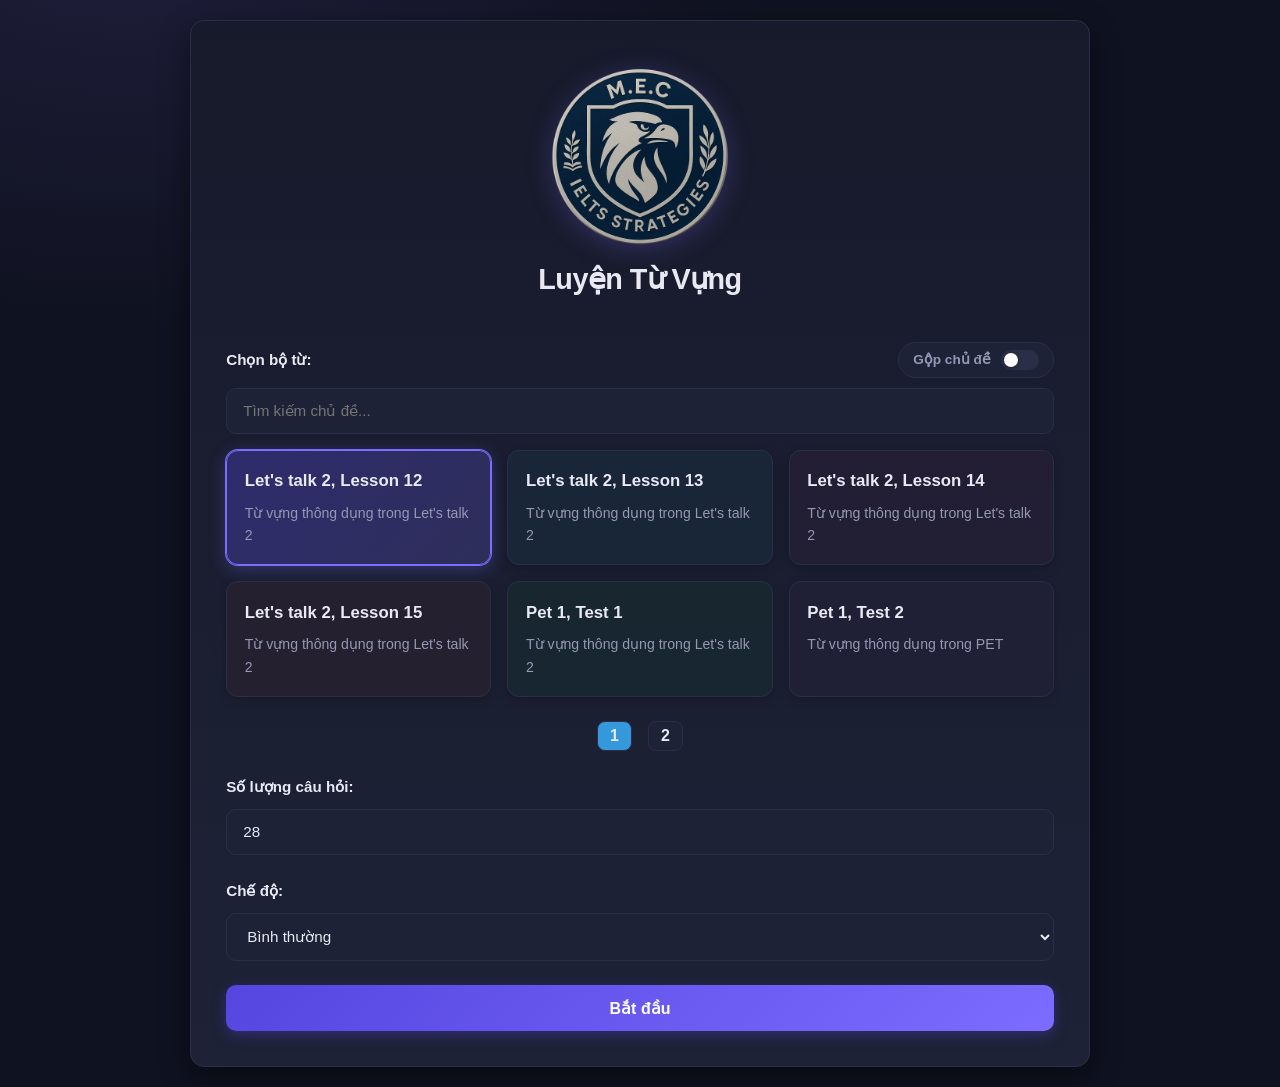
<file: index.html>
<!DOCTYPE html>
<html lang="vi">
<head>
    <meta charset="UTF-8">
    <meta name="viewport" content="width=device-width, initial-scale=1.0">
    <title>Vocab Quiz - Setup</title>
    <link rel="stylesheet" href="css/style.css">
</head>
<body>
    <div class="container">
        <div class="header-content">
            <img src="assets/main_logo.png" alt="App Logo" class="app-logo" width="200" height="100">
            <h1>Luyện Từ Vựng</h1>
        </div>
        <div class="setup-form">
            <div class="form-group">
                <div class="topic-header-bar">
                    <label>Chọn bộ từ:</label>
                    <div class="merge-toggle-wrapper">
                        <span class="merge-toggle-label">Gộp chủ đề</span>
                        <label class="toggle-switch" title="Bật/Tắt chế độ gộp nhiều chủ đề kiểm tra">
                            <input type="checkbox" id="merge-toggle">
                            <span class="slider"></span>
                        </label>
                    </div>
                </div>

                <div id="merge-actions-bar" class="merge-actions-bar hidden">
                    <div class="merge-info-badge">
                        Đã chọn: <strong id="selected-count">0</strong> chủ đề (<strong id="total-words-count">0</strong> từ)
                    </div>
                    <div class="merge-quick-btns">
                        <button type="button" id="select-all-btn" class="btn-sm">Chọn tất cả</button>
                        <button type="button" id="deselect-all-btn" class="btn-sm btn-outline">Bỏ chọn</button>
                    </div>
                </div>

                <div class="search-box">
                    <input type="text" id="topic-search" placeholder="Tìm kiếm chủ đề...">
                </div>
                
                <div id="topic-grid" class="topic-grid">
                    <!-- Cards will be injected here -->
                </div>

                <div id="pagination" class="pagination-ctrl">
                    <!-- Pagination buttons -->
                </div>
            </div>
            
            <div class="form-group">
                <label for="word-count">Số lượng câu hỏi:</label>
                <input type="number" id="word-count" min="1" max="50" value="10">
            </div>
            
            <div class="form-group">
                <label for="quiz-mode">Chế độ:</label>
                <select id="quiz-mode">
                    <option value="normal">Bình thường</option>
                    <option value="trick">Trick Mode (Hạn giờ + Anti-cheat)</option>
                </select>
            </div>
            
            <button id="start-btn" class="btn-primary">Bắt đầu</button>
        </div>
    </div>

    <!-- Custom Cursor Structure -->
    <div id="custom-cursor-container">
        <img src="assets/mec-cursor.gif" alt="" class="cursor-gif">
    </div>

    <script src="js/config.js"></script>
    <script src="js/vocab-service.js"></script>
    <script src="js/storage-service.js"></script>
    <script src="js/index.js"></script>
    <script src="js/custom-cursor.js"></script>
</body>
</html>
</file>
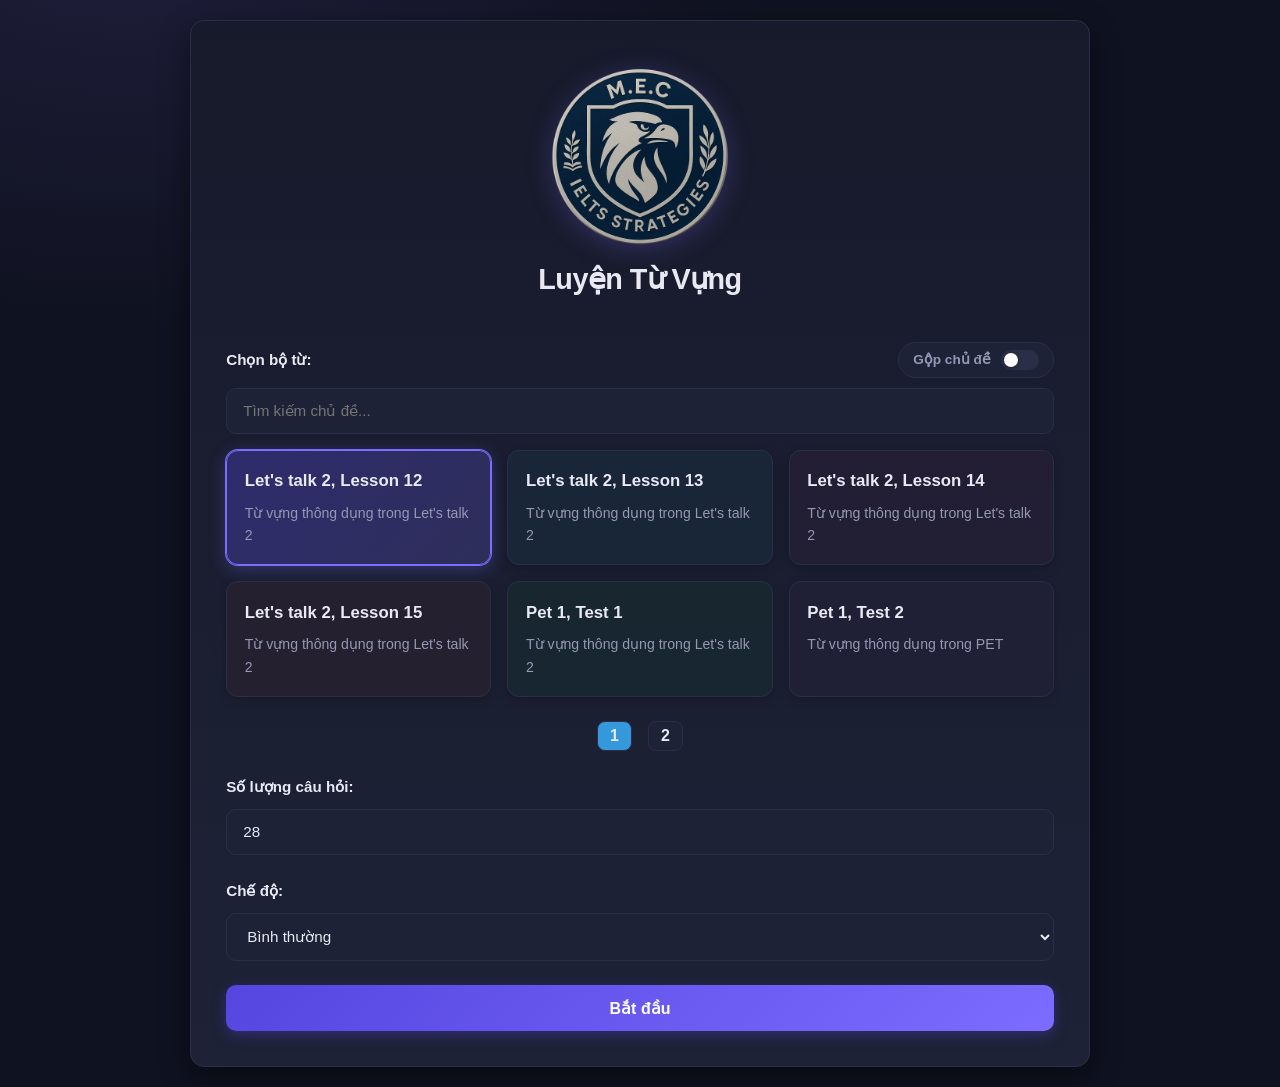
<file: quiz.html>
<!DOCTYPE html>
<html lang="vi">
<head>
    <meta charset="UTF-8">
    <meta name="viewport" content="width=device-width, initial-scale=1.0">
    <title>Vocab Quiz - Testing</title>
    <link rel="stylesheet" href="css/style.css">
</head>
<body>
    <div class="container">
        <div class="quiz-header">
            <span id="progress-text">Câu hỏi: 1/10</span>
            <span id="timer-display" class="hidden">00:00</span>
        </div>

        <div class="quiz-body">
            <div class="word-header">
                <div id="ipa-display" class="ipa-text">/ˈænəˌlaɪz/</div>
                <div id="meaning-text" class="meaning-text"></div>
                <button id="speaker-btn" class="icon-btn" title="Nghe phát âm">🔊</button>
                <button id="example-speaker-btn" class="icon-btn" title="phát example">🔊</button>
            </div>
            <div id="example-display" class="example-text">
                The scientist will <span class="masked">****</span> the data carefully.
            </div>

            <div class="input-section">
                <input type="text" id="answer-input" placeholder="Nhập đáp án..." autocomplete="off">
                <div class="action-buttons">
                    <button id="skip-btn" class="btn-secondary">Bỏ qua</button>
                    <button id="submit-btn" class="btn-primary">Gửi</button>
                </div>
            </div>
        </div>
        
        <div id="warning-container" class="warning-text hidden">
            Cảnh báo: Không được chuyển tab! (<span id="warning-count">0</span>/3)
        </div>
    </div>

    <!-- Custom Cursor Structure -->
    <div id="custom-cursor-container">
        <img src="assets/mec-cursor.gif" alt="" class="cursor-gif">
    </div>

    <script src="js/audio-service.js"></script>
    <script src="js/storage-service.js"></script>
    <script src="js/vocab-service.js"></script>
    <script src="js/quiz-engine.js"></script>
    <script src="js/custom-cursor.js"></script>
</body>
</html>
</file>
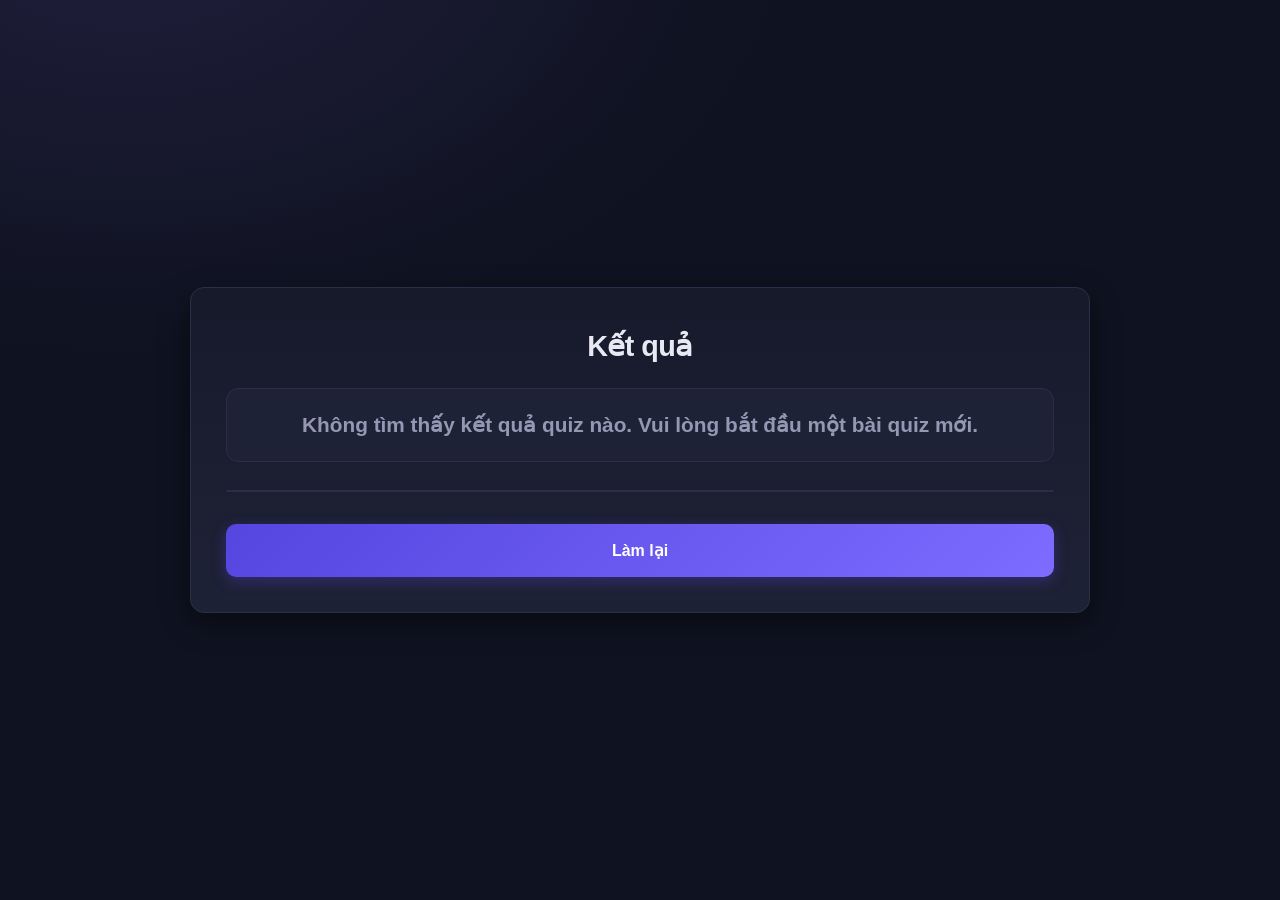
<file: result.html>
<!DOCTYPE html>
<html lang="vi">
<head>
    <meta charset="UTF-8">
    <meta name="viewport" content="width=device-width, initial-scale=1.0">
    <title>Vocab Quiz - Result</title>
    <link rel="stylesheet" href="css/style.css">
</head>
<body>
    <div class="container">
        <h1>Kết quả</h1>
        <div id="result-topic-info" class="result-topic-container"></div>
        <div id="score-summary">
            Bạn đã hoàn thành <span id="correct-count">0</span>/<span id="total-count">0</span> câu.
        </div>

        <div id="results-list" class="results-container">
            <!-- Kết quả chi tiết sẽ được render bằng JS -->
        </div>

        <div class="footer-actions">
            <a href="index.html" class="btn-primary">Làm lại</a>
            <button id="print-btn" class="btn-print" type="button">🖨️ In kết quả</button>
        </div>
    </div>

    <!-- Custom Cursor Structure -->
    <div id="custom-cursor-container">
        <img src="assets/mec-cursor.gif" alt="" class="cursor-gif">
    </div>

    <script src="js/audio-service.js"></script>
    <script src="js/storage-service.js"></script>
    <script src="js/result-renderer.js"></script>
    <script src="js/custom-cursor.js"></script>
</body>
</html>
</file>
<file: css/style.css>
:root {
    --bg: #0f1220;
    --panel: #171a2b;
    --panel-2: #1e2236;
    --border: #2a2f47;
    --text: #e8e9f3;
    --muted: #9498b3;
    --accent: #7c6cff;
    --accent-2: #5546e0;
    --green: #22c55e;
    --green-bg: rgba(34,197,94,0.14);
    --red: #ef4444;
    --red-bg: rgba(239,68,68,0.14);
    --amber: #f59e0b;
    --amber-bg: rgba(245,158,11,0.14);
    --radius: 14px;
}

/* Base Styles */
* {
    box-sizing: border-box;
    margin: 0;
    padding: 0;
}

body {
    font-family: -apple-system, BlinkMacSystemFont, "Segoe UI", Roboto, Helvetica, Arial, sans-serif;
    line-height: 1.6;
    background: radial-gradient(1200px 800px at 10% -10%, #201f3d 0%, var(--bg) 55%);
    color: var(--text);
    margin: 0;
    display: flex;
    justify-content: center;
    align-items: center;
    min-height: 100vh;
    padding: 20px;
}

.container {
    width: 100%;
    max-width: 900px;
    background: linear-gradient(180deg, var(--panel) 0%, var(--panel-2) 100%);
    border: 1px solid var(--border);
    border-radius: var(--radius);
    padding: 2.2rem;
    box-shadow: 0 10px 30px rgba(0, 0, 0, 0.45);
    transition: max-width 0.3s ease;
}

/* Responsive margin cho mobile */
@media (max-width: 600px) {
    .container {
        max-width: 100%;
        padding: 1.2rem;
        margin: 10px;
    }
}

/* Header & Logo */
.header-content {
    display: flex;
    flex-direction: column;
    align-items: center;
    margin-bottom: 1.5rem;
}

.app-logo {
    max-width: 300px;
    height: auto;
    filter: drop-shadow(0 4px 12px rgba(124, 108, 255, 0.25));
}

/* Custom Animated Cursor */
#custom-cursor-container {
    position: fixed;
    top: -100px;
    left: -100px;
    pointer-events: none;
    z-index: 99999;
    display: flex;
    align-items: center;
    will-change: left, top;
    transform: translate(10px, 15px);
}

.cursor-gif {
    width: 40px;
    height: auto;
}

h1 {
    text-align: center;
    color: var(--text);
    margin-bottom: 1rem;
    font-size: 1.8rem;
    font-weight: 800;
    letter-spacing: -0.02em;
}

/* Form Elements */
.form-group {
    margin-bottom: 1.5rem;
}

label {
    display: block;
    margin-bottom: 0.6rem;
    font-weight: 700;
    color: var(--text);
    font-size: 0.95rem;
}

select, input[type="number"], input[type="text"] {
    width: 100%;
    padding: 0.85rem 1rem;
    background: var(--panel-2);
    border: 1px solid var(--border);
    color: var(--text);
    border-radius: 10px;
    font-size: 0.95rem;
    outline: none;
    transition: all 0.2s ease;
}

select:focus, input[type="number"]:focus, input[type="text"]:focus {
    border-color: var(--accent);
    box-shadow: 0 0 0 3px rgba(124, 108, 255, 0.25);
}

/* Topic Header Bar & Merge Mode Switch */
.topic-header-bar {
    display: flex;
    justify-content: space-between;
    align-items: center;
    margin-bottom: 0.6rem;
    flex-wrap: wrap;
    gap: 10px;
}

.topic-header-bar label {
    margin-bottom: 0;
}

.merge-toggle-wrapper {
    display: inline-flex;
    align-items: center;
    gap: 10px;
    background: var(--panel-2);
    padding: 6px 14px;
    border-radius: 20px;
    border: 1px solid var(--border);
    transition: all 0.2s ease;
}

.merge-toggle-wrapper:hover {
    border-color: var(--accent);
}

.merge-toggle-label {
    font-size: 0.85rem;
    font-weight: 600;
    color: var(--muted);
    user-select: none;
    transition: color 0.2s ease;
}

/* Toggle Switch */
.toggle-switch {
    position: relative;
    display: inline-block;
    width: 38px;
    height: 20px;
    cursor: pointer;
}

.toggle-switch input {
    opacity: 0;
    width: 0;
    height: 0;
}

.slider {
    position: absolute;
    cursor: pointer;
    top: 0;
    left: 0;
    right: 0;
    bottom: 0;
    background-color: var(--border);
    transition: 0.25s cubic-bezier(0.4, 0, 0.2, 1);
    border-radius: 20px;
}

.slider:before {
    position: absolute;
    content: "";
    height: 14px;
    width: 14px;
    left: 3px;
    bottom: 3px;
    background-color: #ffffff;
    transition: 0.25s cubic-bezier(0.4, 0, 0.2, 1);
    border-radius: 50%;
    box-shadow: 0 1px 3px rgba(0, 0, 0, 0.35);
}

.toggle-switch input:checked + .slider {
    background: linear-gradient(135deg, var(--accent-2), var(--accent));
}

.toggle-switch input:checked + .slider:before {
    transform: translateX(18px);
}

/* Merge Actions & Info Bar */
.merge-actions-bar {
    display: flex;
    justify-content: space-between;
    align-items: center;
    background: rgba(124, 108, 255, 0.08);
    border: 1px dashed rgba(124, 108, 255, 0.4);
    border-radius: 10px;
    padding: 0.65rem 1rem;
    margin-bottom: 1rem;
    gap: 12px;
    flex-wrap: wrap;
    animation: fadeIn 0.25s ease-out;
}

.merge-info-badge {
    font-size: 0.9rem;
    color: var(--text);
}

.merge-info-badge strong {
    color: var(--accent);
    font-weight: 700;
}

.merge-quick-btns {
    display: flex;
    gap: 8px;
}

.btn-sm {
    padding: 5px 12px;
    font-size: 0.82rem;
    font-weight: 600;
    border-radius: 8px;
    border: 1px solid var(--accent);
    background: var(--accent);
    color: #ffffff;
    cursor: pointer;
    transition: all 0.2s ease;
}

.btn-sm:hover {
    background: var(--accent-2);
    border-color: var(--accent-2);
    transform: translateY(-1px);
}

.btn-sm.btn-outline {
    background: transparent;
    border-color: var(--border);
    color: var(--muted);
}

.btn-sm.btn-outline:hover {
    border-color: var(--accent);
    color: var(--text);
    background: rgba(124, 108, 255, 0.12);
}

/* Topic Card Layout */
.search-box {
    margin-bottom: 1rem;
}

.topic-grid {
    display: grid;
    grid-template-columns: repeat(auto-fill, minmax(200px, 1fr));
    justify-content: center;
    gap: 1rem;
    margin-bottom: 1.5rem;
    min-height: 180px;
}

.topic-card {
    position: relative;
    border: 1px solid var(--border);
    border-radius: 12px;
    padding: 1.1rem;
    cursor: pointer;
    transition: all 0.25s cubic-bezier(0.4, 0, 0.2, 1);
    display: flex;
    flex-direction: column;
    justify-content: space-between;
    background: var(--panel-2);
    min-height: 110px;
    box-shadow: 0 4px 12px rgba(0, 0, 0, 0.2);
}

.topic-card.merge-mode h3 {
    padding-left: 26px;
}

/* Checkbox góc trên bên trái card */
.topic-checkbox-wrapper {
    position: absolute;
    top: 12px;
    left: 12px;
    z-index: 2;
    display: inline-flex;
    align-items: center;
    justify-content: center;
}

.topic-checkbox {
    width: 18px;
    height: 18px;
    cursor: pointer;
    accent-color: var(--accent);
    border-radius: 4px;
    outline: none;
    transition: transform 0.15s ease;
}

.topic-checkbox:hover {
    transform: scale(1.15);
}

.topic-card:hover {
    border-color: var(--accent);
    transform: translateY(-3px);
    background: #22263d !important;
    box-shadow: 0 8px 22px rgba(124, 108, 255, 0.18);
}

.topic-card.selected,
.topic-card.selected-merge {
    border-color: var(--accent) !important;
    background: linear-gradient(135deg, rgba(85, 70, 224, 0.35), rgba(124, 108, 255, 0.2)) !important;
    box-shadow: 0 0 0 1px var(--accent), 0 4px 18px rgba(124, 108, 255, 0.3);
}

.topic-card h3 {
    margin-bottom: 0.4rem;
    color: var(--text);
    font-size: 1.05rem;
    font-weight: 700;
}

.topic-card p {
    font-size: 0.88rem;
    color: var(--muted);
    display: -webkit-box;
    -webkit-line-clamp: 2;
    -webkit-box-orient: vertical;
    overflow: hidden;
}

.pagination-ctrl {
    display: flex;
    justify-content: center;
    align-items: center;
    gap: 1rem;
    margin-top: 1rem;
    margin-bottom: 1.5rem;
}

.pagination-ctrl button {
    background: var(--panel-2);
    border: 1px solid var(--border);
    color: var(--text);
    padding: 6px 14px;
    border-radius: 8px;
    cursor: pointer;
    font-weight: 600;
    transition: all 0.15s ease;
}

.pagination-ctrl button:hover:not(:disabled) {
    border-color: var(--accent);
    background: #22263d;
}

.pagination-ctrl button:disabled {
    opacity: 0.4;
    cursor: not-allowed;
}

/* Buttons */
.btn-primary, .btn-secondary, .btn-print {
    padding: 0.85rem 1.6rem;
    border: none;
    border-radius: 10px;
    cursor: pointer;
    font-size: 1rem;
    font-weight: 700;
    transition: all 0.2s ease;
    text-decoration: none;
    display: inline-flex;
    align-items: center;
    justify-content: center;
    gap: 8px;
    text-align: center;
    box-sizing: border-box;
}

.btn-primary {
    background: linear-gradient(135deg, var(--accent-2), var(--accent));
    color: #ffffff;
    width: 100%;
    box-shadow: 0 4px 14px rgba(85, 70, 224, 0.35);
}

.btn-secondary {
    background: var(--panel-2);
    border: 1px solid var(--border);
    color: var(--text);
}

.btn-primary:hover {
    opacity: 0.95;
    transform: translateY(-1px);
    box-shadow: 0 6px 20px rgba(124, 108, 255, 0.45);
}

.btn-secondary:hover {
    border-color: var(--accent);
    background: #22263d;
}

/* Quiz Styles */
.quiz-header {
    display: flex;
    justify-content: space-between;
    align-items: center;
    margin-bottom: 1.8rem;
    font-weight: 700;
    font-size: 1.05rem;
    color: var(--muted);
    border-bottom: 1px solid var(--border);
    padding-bottom: 1rem;
}

#timer-display {
    color: var(--amber);
    background: var(--amber-bg);
    padding: 4px 12px;
    border-radius: 8px;
    border: 1px solid rgba(245, 158, 11, 0.3);
    font-family: monospace;
    font-size: 1.1rem;
}

.word-header {
    display: flex;
    align-items: center;
    justify-content: center;
    gap: 10px;
    margin-bottom: 1rem;
}

.ipa-text {
    font-size: 1.6rem;
    color: var(--accent);
    text-align: center;
    font-weight: 700;
    letter-spacing: 0.05em;
}

.example-text {
    font-size: 1.25rem;
    margin-bottom: 2rem;
    padding: 1.2rem;
    background: var(--panel-2);
    border-left: 4px solid var(--accent);
    border-radius: 0 10px 10px 0;
    color: var(--text);
    line-height: 1.7;
}

.masked {
    font-weight: 800;
    background: rgba(124, 108, 255, 0.2);
    color: var(--accent);
    padding: 2px 8px;
    border-radius: 6px;
    border: 1px dashed var(--accent);
}

.action-buttons {
    display: flex;
    gap: 12px;
    margin-top: 1.2rem;
}

.action-buttons .btn-secondary {
    flex: 1;
}

.action-buttons .btn-primary {
    flex: 2;
}

/* Utils */
.hidden { display: none !important; }

.warning-text {
    color: var(--red);
    background: var(--red-bg);
    border: 1px solid rgba(239, 68, 68, 0.3);
    padding: 10px 14px;
    border-radius: 8px;
    text-align: center;
    margin-top: 1.2rem;
    font-weight: 700;
    font-size: 0.9rem;
}

/* Results Section */
.result-topic-container {
    text-align: center;
    margin-bottom: 1.2rem;
}

.result-topic-badge {
    display: inline-flex;
    align-items: center;
    gap: 8px;
    padding: 6px 16px;
    background: rgba(124, 108, 255, 0.12);
    border: 1px solid rgba(124, 108, 255, 0.35);
    border-radius: 20px;
    font-size: 0.95rem;
    font-weight: 600;
    color: var(--text);
    box-shadow: 0 2px 8px rgba(0, 0, 0, 0.2);
    max-width: 100%;
    word-break: break-word;
}

.result-topic-badge.merged {
    background: linear-gradient(135deg, rgba(85, 70, 224, 0.25), rgba(124, 108, 255, 0.18));
    border-color: var(--accent);
}

.result-topic-badge strong {
    color: var(--accent);
}

.result-source-topic {
    display: inline-block;
    font-size: 0.72rem;
    color: var(--accent);
    background: rgba(124, 108, 255, 0.12);
    padding: 2px 6px;
    border-radius: 4px;
    margin-top: 5px;
    font-weight: 600;
}

#score-summary {
    text-align: center;
    font-size: 1.3rem;
    font-weight: 700;
    color: var(--muted);
    margin-bottom: 1.8rem;
    background: var(--panel-2);
    padding: 1.2rem;
    border-radius: 12px;
    border: 1px solid var(--border);
}

#score-summary #correct-count {
    color: var(--green);
    font-size: 1.6rem;
}

.results-container { 
    margin: 1.5rem 0 2rem; 
    overflow-x: auto;
    border-radius: 12px;
    border: 1px solid var(--border);
}

.results-table {
    width: 100%;
    border-collapse: collapse;
    background: var(--panel);
    font-size: 0.95rem;
}

.results-table th, .results-table td {
    padding: 14px 16px;
    text-align: left;
    border-bottom: 1px solid var(--border);
}

.results-table th {
    background-color: var(--panel-2);
    color: var(--muted);
    text-transform: uppercase;
    letter-spacing: 0.05em;
    font-size: 0.8rem;
    font-weight: 700;
}

/* Màu sắc theo trạng thái hàng */
.results-table tr.correct { background-color: var(--green-bg); }
.results-table tr.incorrect { background-color: var(--red-bg); }
.results-table tr.skipped { background-color: var(--amber-bg); }

.result-word {
    font-weight: 700;
    color: var(--text);
}

.result-status {
    padding: 4px 10px;
    border-radius: 6px;
    font-weight: 700;
    font-size: 0.8rem;
    display: inline-block;
}

.result-status.correct { background: var(--green); color: #fff; }
.result-status.incorrect { background: var(--red); color: #fff; }
.result-status.skipped { background: var(--amber); color: #fff; }

.audio-btn, .icon-btn {
    background: var(--panel-2);
    border: 1px solid var(--border);
    color: var(--text);
    cursor: pointer;
    font-size: 1.1rem;
    display: inline-flex;
    align-items: center;
    justify-content: center;
    padding: 6px 10px;
    border-radius: 8px;
    transition: all 0.2s ease;
}

.meaning-text {
    text-align: center;
    color: var(--accent);
    font-style: italic;
    font-size: 1.05rem;
}

.audio-btn:hover, .icon-btn:hover {
    border-color: var(--accent);
    background: #22263d;
    transform: scale(1.05);
}

.audio-btn:active, .icon-btn:active {
    transform: scale(0.95);
}

.footer-actions {
    margin-top: 1.8rem;
    display: flex;
    gap: 14px;
}

.footer-actions .btn-primary,
.footer-actions .btn-print {
    flex: 1;
    width: auto;
}

.btn-print {
    background: linear-gradient(135deg, #059669, #10b981);
    color: #ffffff;
    box-shadow: 0 4px 14px rgba(16, 185, 129, 0.35);
}

.btn-print:hover {
    opacity: 0.95;
    transform: translateY(-1px);
    box-shadow: 0 6px 20px rgba(16, 185, 129, 0.45);
}

.btn-print:active {
    transform: scale(0.98);
}

@media (max-width: 600px) {
    .footer-actions {
        flex-direction: column;
    }

    .footer-actions .btn-primary,
    .footer-actions .btn-print {
        width: 100%;
    }
}

/* ==========================================================================
   Print / Export PDF Styles
   ========================================================================== */
@media print {
    body {
        background: #ffffff !important;
        color: #111827 !important;
        padding: 0 !important;
    }

    .container {
        box-shadow: none !important;
        border: none !important;
        max-width: 100% !important;
        padding: 10px 0 !important;
        background: #ffffff !important;
    }

    h1 {
        color: #111827 !important;
        font-size: 1.6rem !important;
        margin-bottom: 0.8rem !important;
    }

    .result-topic-badge {
        background: #f3f4f6 !important;
        color: #1f2937 !important;
        border: 1px solid #d1d5db !important;
        box-shadow: none !important;
    }

    .result-topic-badge strong {
        color: #111827 !important;
    }

    .result-source-topic {
        color: #4b5563 !important;
        background: #e5e7eb !important;
    }

    #score-summary {
        background: #f3f4f6 !important;
        color: #1f2937 !important;
        border: 1px solid #d1d5db !important;
        box-shadow: none !important;
        padding: 10px !important;
        margin-bottom: 1.2rem !important;
    }

    #score-summary #correct-count {
        color: #059669 !important;
    }

    .results-container {
        border: 1px solid #d1d5db !important;
        box-shadow: none !important;
        overflow: visible !important;
        margin: 0 !important;
    }

    .results-table {
        background: #ffffff !important;
        color: #111827 !important;
        width: 100% !important;
        border-collapse: collapse !important;
    }

    .results-table tr {
        page-break-inside: avoid;
    }

    .results-table th {
        background-color: #f3f4f6 !important;
        color: #374151 !important;
        border-bottom: 2px solid #d1d5db !important;
        -webkit-print-color-adjust: exact;
        print-color-adjust: exact;
    }

    .results-table td {
        border-bottom: 1px solid #e5e7eb !important;
        color: #1f2937 !important;
    }

    .result-word {
        color: #111827 !important;
    }

    .results-table tr.correct {
        background-color: #ecfdf5 !important;
        -webkit-print-color-adjust: exact;
        print-color-adjust: exact;
    }
    .results-table tr.incorrect {
        background-color: #fef2f2 !important;
        -webkit-print-color-adjust: exact;
        print-color-adjust: exact;
    }
    .results-table tr.skipped {
        background-color: #fffbeb !important;
        -webkit-print-color-adjust: exact;
        print-color-adjust: exact;
    }

    .result-status.correct {
        background: #10b981 !important;
        color: #ffffff !important;
        -webkit-print-color-adjust: exact;
        print-color-adjust: exact;
    }
    .result-status.incorrect {
        background: #ef4444 !important;
        color: #ffffff !important;
        -webkit-print-color-adjust: exact;
        print-color-adjust: exact;
    }
    .result-status.skipped {
        background: #f59e0b !important;
        color: #ffffff !important;
        -webkit-print-color-adjust: exact;
        print-color-adjust: exact;
    }

    /* Ẩn các nút hành động, con trỏ và cột Nghe âm thanh khi in */
    .footer-actions,
    #custom-cursor-container,
    .results-table th:last-child,
    .results-table td:last-child {
        display: none !important;
    }
}

@keyframes fadeIn {
    from {
        opacity: 0;
        transform: translateY(-4px);
    }
    to {
        opacity: 1;
        transform: translateY(0);
    }
}
</file>
